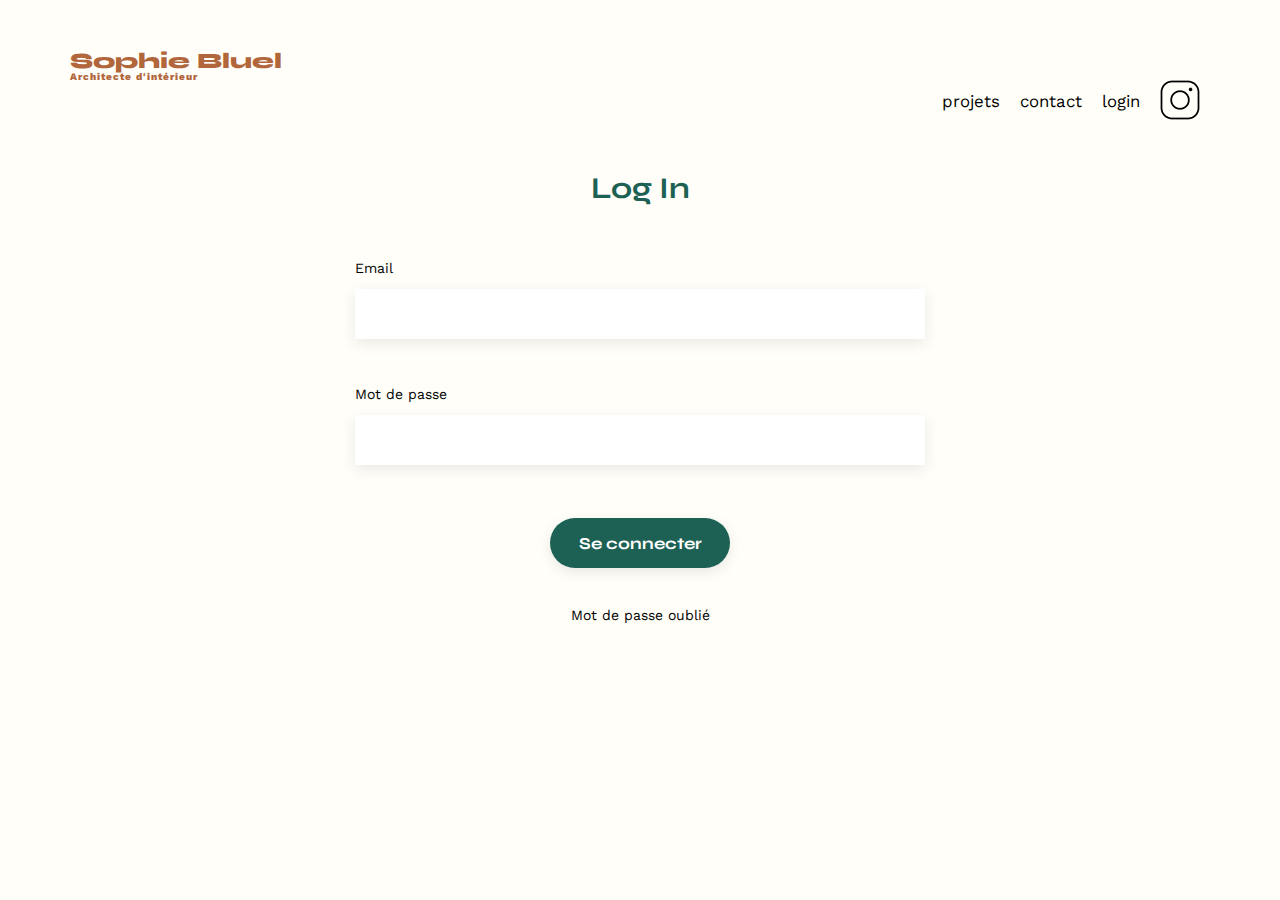
<file: login.html>
<!DOCTYPE html>
<html lang="fr">
<head>
	<meta charset="UTF-8">
	<title>Sophie Bluel - Architecte d'intérieur</title>
	<meta name="viewport" content="width=device-width, initial-scale=1.0">
	<link rel="preconnect" href="https://fonts.googleapis.com">
	<link rel="preconnect" href="https://fonts.gstatic.com" crossorigin>
	<link href="https://fonts.googleapis.com/css2?family=Syne:wght@700;800&family=Work+Sans&display=swap" rel="stylesheet">
	<meta name="description" content="">
	<link rel="stylesheet" href="./assets/style.css">
	<script src="login.js"></script>

</head>
<body>
<header>
	<h1>Sophie Bluel <span>Architecte d'intérieur</span></h1>
	<nav>
		<ul>
			<li><a href="index.html#portfolio">projets</a></li>
			<li><a href="index.html#contact">contact</a></li>   
			<li><a href="login.html">login</a></li>
			<li><img src="./assets/icons/instagram.png" alt="Instagram"></li>
		</ul>
	</nav>
</header>
<main>

	<section id="login">
		<h2>Log In</h2>
		<form id="loginform">
			<label for="email">Email</label>
			<input type="email" name="email" id="email" required>
			<label for="password">Mot de passe</label>
			<input type="password" name="password" id="password" required>
			<input type="submit" value="Se connecter" id="submitButton">
		</form>

        <p><a href="#">Mot de passe oublié</a></p>

	</section>
</main>

<footer>
	<nav>

	</nav>
</footer>
</body> 
</html>
</file>
<file: assets/style.css>
/* http://meyerweb.com/eric/tools/css/reset/
   v2.0 | 20110126
   License: none (public domain)
*/

* {
  box-sizing: border-box;
}

html,
body,
div,
span,
applet,
object,
iframe,
h1,
h2,
h3,
h4,
h5,
h6,
p,
blockquote,
pre,
a,
abbr,
acronym,
address,
big,
cite,
code,
del,
dfn,
em,
img,
ins,
kbd,
q,
s,
samp,
small,
strike,
strong,
sub,
sup,
tt,
var,
b,
u,
i,
center,
dl,
dt,
dd,
ol,
ul,
li,
fieldset,
form,
label,
legend,
table,
caption,
tbody,
tfoot,
thead,
tr,
th,
td,
article,
aside,
canvas,
details,
embed,
figure,
figcaption,
footer,
header,
hgroup,
menu,
nav,
output,
ruby,
section,
summary,
time,
mark,
audio,
video {
  margin: 0;
  padding: 0;
  border: 0;
  font-size: 100%;
  font: inherit;
  vertical-align: baseline;
}
/* HTML5 display-role reset for older browsers */
article,
aside,
details,
figcaption,
figure,
footer,
header,
hgroup,
menu,
nav,
section {
  display: block;
}

a {
  color: black;
  text-decoration: none;
}

a:visited {
  color: black;
}

body {
  line-height: 1;
  background-color: #fffef8;
}
ol,
ul {
  list-style: none;
}
blockquote,
q {
  quotes: none;
}
blockquote:before,
blockquote:after,
q:before,
q:after {
  content: "";
  content: none;
}
table {
  border-collapse: collapse;
  border-spacing: 0;
}
/** end reset css**/
body {
  max-width: 1140px;
  margin: auto;
  font-family: "Work Sans";
  font-size: 14px;
}
header {
  display: flex;
  justify-content: space-between;
  margin: 50px 0;
}
section {
  margin: 50px 0;
}

h1 {
  display: flex;
  flex-direction: column;
  font-family: "Syne";
  font-size: 22px;
  font-weight: 800;
  color: #b1663c;
}

h1 > span {
  font-family: "Work Sans";
  font-size: 10px;
  letter-spacing: 0.1em;
}

h2 {
  font-family: "Syne";
  font-weight: 700;
  font-size: 30px;
  color: #1d6154;
}
nav ul {
  display: flex;
  align-items: center;
  list-style-type: none;
  justify-content: end;
  margin-top: 30px;
}
nav li {
  padding: 0 10px;
  font-size: 1.2em;
}

li:hover {
  color: #b1663c;
}
#introduction {
  display: flex;
  align-items: center;
}
#introduction figure {
  flex: 1;
}
#introduction img {
  display: block;
  margin: auto;
  width: 80%;
}

#introduction article {
  flex: 1;
}
#introduction h2 {
  margin-bottom: 1em;
}

#introduction p {
  margin-bottom: 0.5em;
}
#portfolio h2 {
  text-align: center;
  margin-bottom: 1em;
}

.div-container {
  min-width: 550px;
  width: 50%;
  display: flex;
  justify-content: space-evenly;
  margin: 35px auto;
}

.div-container > * {
  padding: 10px 20px;
  border: 1px solid #1d6154;
  border-radius: 25px;
  font-family: "Syne";
  color: #1d6154;
  cursor: pointer;
}

.div-container > *:hover {
  background-color: #1d6154;
  color: white;
}

.gallery {
  width: 100%;
  display: grid;
  grid-template-columns: 1fr 1fr 1fr;
  grid-column-gap: 20px;
  grid-row-gap: 20px;
}

.gallery img {
  width: 100%;
}
#contact {
  width: 50%;
  margin: auto;
}
#contact > * {
  text-align: center;
}
#contact h2 {
  margin-bottom: 20px;
}
#contact form {
  text-align: left;
  margin-top: 30px;
  display: flex;
  flex-direction: column;
}

#contact input {
  height: 50px;
  font-size: 1.2em;
  border: none;
  box-shadow: 0px 4px 14px rgba(0, 0, 0, 0.09);
}
#contact label {
  margin: 2em 0 1em 0;
}
#contact textarea {
  border: none;
  box-shadow: 0px 4px 14px rgba(0, 0, 0, 0.09);
}

input[type="submit"] {
  font-family: "Syne";
  font-weight: 700;
  color: white;
  background-color: #1d6154;
  margin: 2em auto;
  width: 180px;
  text-align: center;
  border-radius: 60px;
}

footer nav ul {
  display: flex;
  justify-content: flex-end;
  margin: 2em;
}

/* Page Login*/

#login {
  width: 50%;
  margin: auto;
}

#login h2 {
  text-align: center;
  margin-bottom: 1em;
}

#login * {
  margin-bottom: 20px;
}

#login form {
  text-align: left;
  margin-top: 30px;
  display: flex;
  flex-direction: column;
}

#login input {
  height: 50px;
  font-size: 1.2em;
  border: none;
  box-shadow: 0px 4px 14px rgba(0, 0, 0, 0.09);
  cursor: pointer;
}

#login input [type="email"],
#login input[type="password"] {
  padding: 1px 20px;
}

#login label {
  margin: 2em 0 1em 0;
}

#login p {
  text-align: center;
}

.error-login {
  border: 1px solid red;
  background-color: #a84d4b;
  color: white;
  display: flex;
  justify-content: center;
  padding: 7px;
  border-radius: 20px;
}

.edit {
  background-color: black;
  color: white;
  height: 50px;
  display: flex;
  justify-content: center;
  align-items: center;
  width: 100vw; /* largeur complète de la fenêtre */
  position: absolute; /* pour sortir du flux */
  left: 0; /* Aligner à gauche de la fenêtre */
  top: 0;
}

.edit a {
  color: white;
}

.edit a:visited {
  color: white;
}

/* Modale */

.modal {
  display: flex;
  position: fixed;
  align-items: center;
  justify-content: center;
  top: 0;
  left: 0;
  width: 100%;
  height: 100%;
  background-color: rgba(0, 0, 0, 0.6);
  z-index: 1000;
}

.modal-wrapper {
  width: 600px;
  max-width: calc(100vh - 20px);
  height: 600px;
  max-height: calc(100vh - 20px);
  overflow: auto;
  background-color: white;
  padding: 40px;
}

*:focus {
  box-shadow: 0 0 10px blue;
}

.gallery-modal {
  width: 100%;
  display: grid;
  grid-template-columns: 1fr 1fr 1fr 1fr 1fr;
  grid-column-gap: 10px;
  grid-row-gap: 10px;
}

.gallery-modal img {
  width: 100%;
}

.close-button-container {
  display: flex;
  justify-content: space-between;
  flex-direction: row-reverse;
}

.js-modal-close {
  background-color: white;
  border: none;
  font-weight: bold;
  font-size: 18px;
  cursor: pointer;
}

h3 {
  text-align: center;
  display: block;
  font-family: "Syne";
  font-size: 18px;
  font-weight: bold;
  margin-bottom: 20px;
}

.back-button {
  justify-content: left;
}

.hr {
  margin: 50px 0 10px 0;
}

.add-photo-button {
  padding: 10px 20px;
  width: 250px;
  border: 1px solid #1d6154;
  border-radius: 25px;
  font-family: "Syne";
  background-color: #1d6154;
  color: white;
  cursor: pointer;
  margin-top: 30px;
}

.modal-button-container {
  display: flex;
  justify-content: center;
}

.container {
  display: flex;
  align-items: baseline;
  justify-content: center;
  gap: 10px;
}

.container h2 {
  text-align: center;
}

.container p {
  margin-left: 10px;
}

.image-container {
  position: relative;
  display: inline-block;
}

.image-container img {
  display: block;
}

.image-container .overlay-icon {
  position: absolute;
  top: 6px;
  right: 6px;
  font-size: 16px;
  background-color: black;
  color: white;
  padding: 5px;
  border-radius: 10%;
  cursor: pointer;
}
.modal-buttons-container {
  display: flex;
  justify-content: space-between;
}

.add-photo-form form {
  text-align: left;
  margin-top: 30px;
  display: flex;
  flex-direction: column;
}

.add-photo-form input[type="text"],
.add-photo-form input[type="file"],
.add-photo-form select {
  height: 50px;
  font-size: 1.2em;
  border: none;
  box-shadow: 0px 4px 14px rgba(0, 0, 0, 0.09);
  margin-bottom: 1em;
}

.add-photo-form label {
  margin: 2em 0 1em 0;
}

.add-photo-form input[type="submit"],
.validate-button {
  font-family: "Syne";
  font-weight: 700;
  color: white;
  background-color: rgb(156, 156, 156);
  width: 180px;
  text-align: center;
  border-radius: 60px;
  margin: 2em auto;
  padding: 7px;
  border: none;
}

.image-upload-container {
  display: flex;
  justify-content: center;
  text-align: center;
  margin-bottom: 20px;
}

.image-placeholder {
  text-align: center;
  width: 100%;
  height: 210px;
  position: relative;
  overflow: hidden;
}

.image-placeholder i {
  font-size: 100px;
  color: #ccc;
  margin-bottom: 10px;
}

.upload-button {
  display: inline-block;
  margin-top: 10px;
  font-size: 16px;
  color: #007bff;
  background: none;
  border: none;
  cursor: pointer;
}

.image-placeholder p {
  font-size: 12px;
  color: #666;
}

.add-photo-form label {
  display: block;
  margin: 10px 0 5px;
  font-size: 14px;
}

.add-photo-form input[type="text"],
.add-photo-form select {
  width: 100%;
  padding: 10px;
  font-size: 14px;
  border: 1px solid #ccc;
  border-radius: 5px;
  margin-bottom: 20px;
  background-color: white;
}

hr {
  border: 0;
  height: 1px;
  background: #e0e0e0;
  margin: 20px 0;
}

.validate-button {
  width: 100%;
  padding: 10px;
  font-size: 16px;
  font-weight: bold;
  color: white;
  background-color: #1d6154;
  border: none;
  border-radius: 5px;
  cursor: pointer;
}

.blue-box {
  background-color: #e8f0fe;
  border-radius: 5px;
  text-align: center;
  width: 100%;
  height: 210px;
  margin: 0 auto 20px auto; /* Centrer et espacer en bas */
}

.picture-add {
  background-color: #dee1e8;
  color: #306485;
  align-items: center;
  padding: 10px 20px;
  border-radius: 30px;
  display: inline-block;
  font-weight: bold;
  cursor: pointer;
  border: none;
  width: 40%;
  margin-bottom: 5px;
}

.photo-container {
  display: flex;
  flex-direction: column;
  align-items: center;
  gap: 10px;
  text-align: center;
  padding-top: 30px;
}

.photo-container i {
  font-size: 50px;
  color: #cccccc;
}

/* Essai afin de replacer correctement les éléments de la modale */
.to-hide {
  display: flex;
  flex-direction: column;
  justify-content: center;
  align-items: center;
  margin-top: 20px;
}

.error-add {
  border: 1px solid red;
  background-color: #a84d4b;
  color: white;
  display: flex;
  justify-content: center;
  padding: 7px;
  border-radius: 20px;
}

.hidden {
  display: none;
}
</file>
